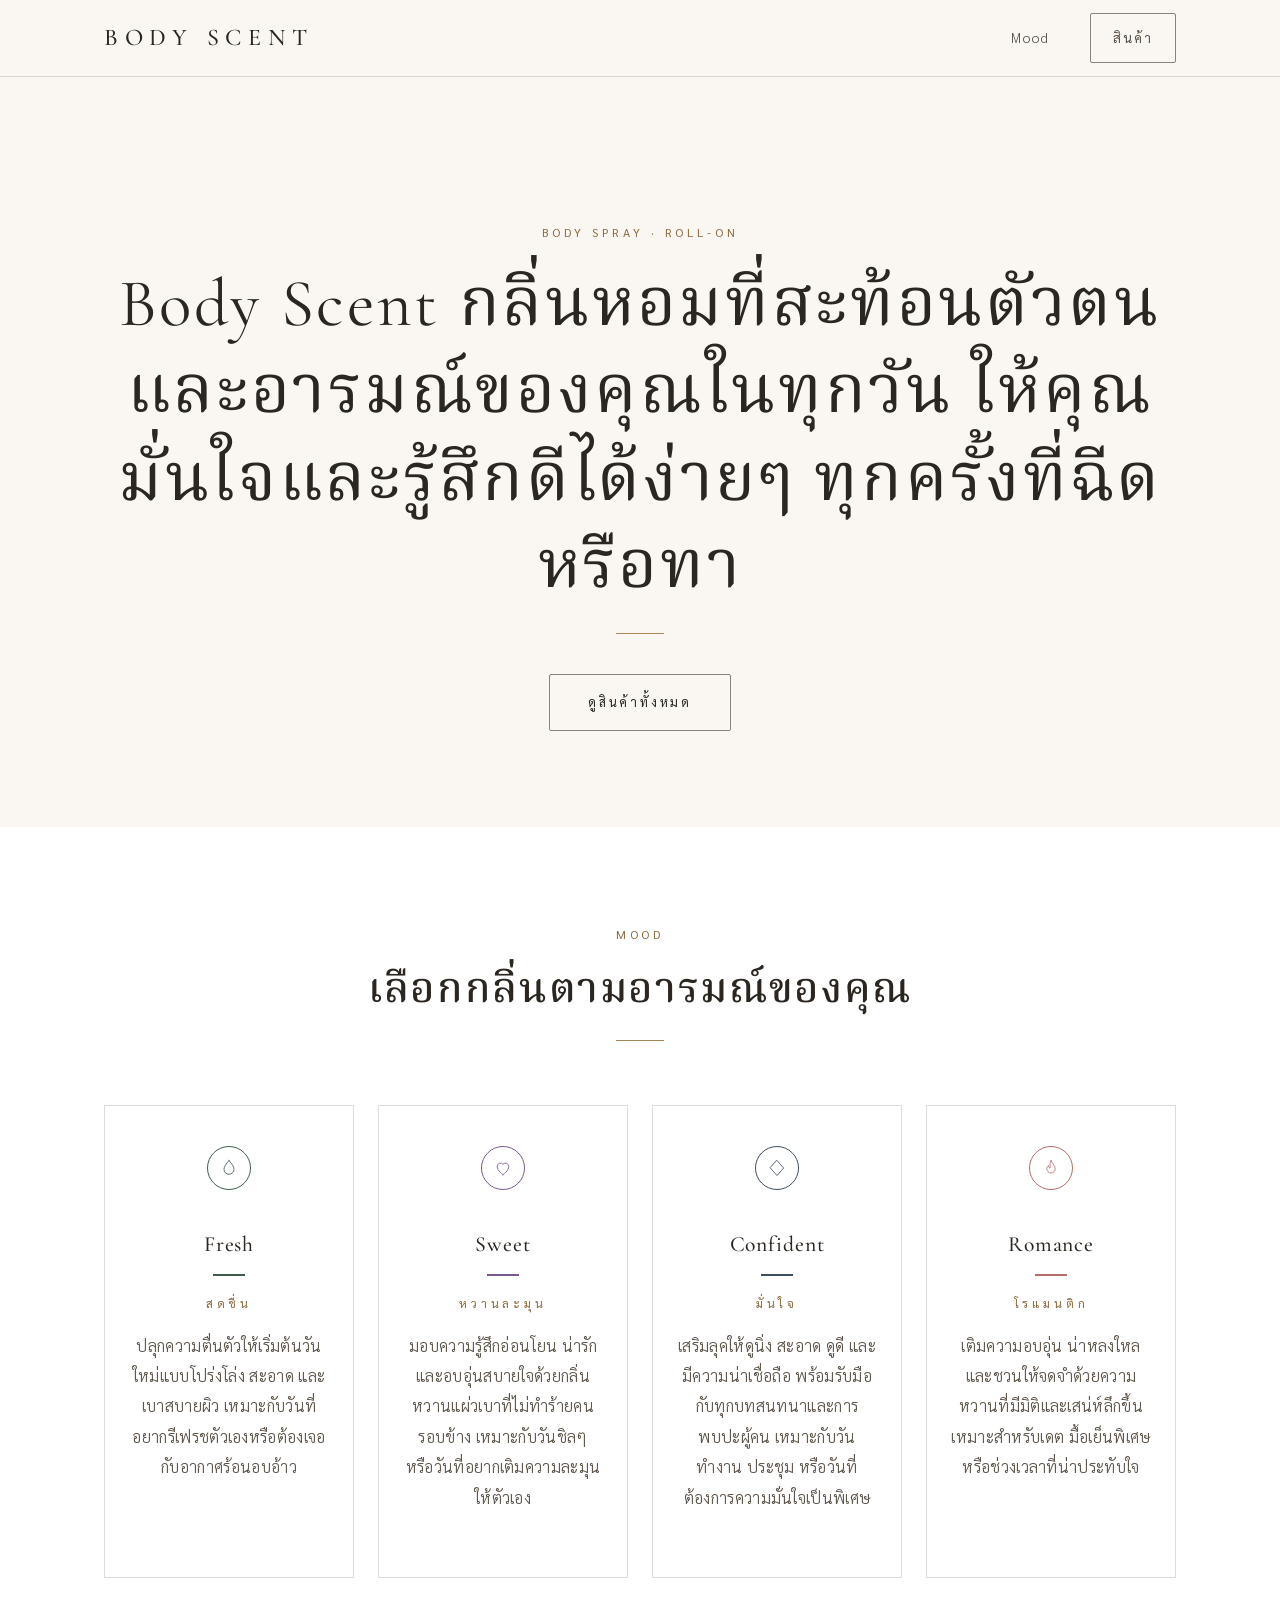
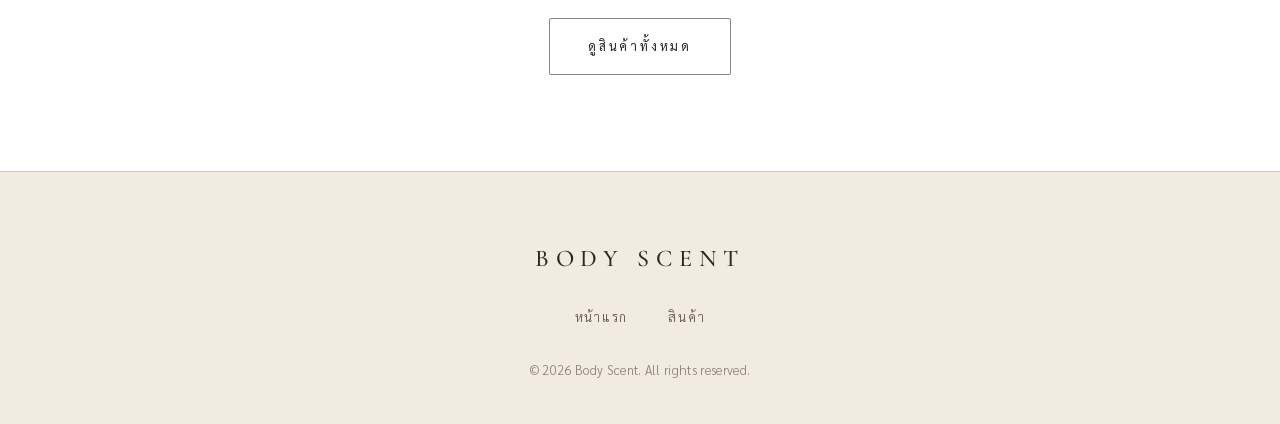
<file: index.html>
<!DOCTYPE html>
<html lang="th">
<head>
  <meta charset="UTF-8">
  <meta name="viewport" content="width=device-width, initial-scale=1">
  <title>Body Scent — กลิ่นหอมที่สะท้อนตัวตนและอารมณ์ของคุณ</title>
  <meta name="description" content="Body Scent น้ำหอมฉีดตัวและโรลออน 4 อารมณ์ Fresh, Sweet, Confident, Romance">
  <link rel="stylesheet" href="style.css">
</head>
<body>

  <header class="site-header">
    <div class="container site-header__inner">
      <a class="logo" href="index.html">Body Scent</a>
      <nav class="nav" aria-label="เมนูหลัก">
        <a href="index.html#moods">Mood</a>
        <a class="btn btn--small" href="product.html">สินค้า</a>
      </nav>
    </div>
  </header>

  <main>

    <!-- Hero -->
    <section class="hero hero--full">
      <div class="container">
        <span class="eyebrow">Body Spray &middot; Roll-On</span>
        <h1>Body Scent กลิ่นหอมที่สะท้อนตัวตนและอารมณ์ของคุณในทุกวัน ให้คุณมั่นใจและรู้สึกดีได้ง่ายๆ ทุกครั้งที่ฉีดหรือทา</h1>
        <hr class="rule rule--center">
        <div class="hero__actions">
          <a class="btn" href="product.html">ดูสินค้าทั้งหมด</a>
        </div>
      </div>
    </section>

    <!-- Moods -->
    <section class="section section--white" id="moods">
      <div class="container">
        <div class="section-head">
          <span class="eyebrow">Mood</span>
          <h2>เลือกกลิ่นตามอารมณ์ของคุณ</h2>
          <hr class="rule rule--center">
        </div>

        <div class="mood-grid">

          <a class="mood-card" data-mood="fresh" href="product.html?mood=fresh">
            <span class="mood-icon" aria-hidden="true">
              <svg width="20" height="20" viewBox="0 0 24 24" fill="none" stroke="currentColor" stroke-width="1" stroke-linecap="round" stroke-linejoin="round"><path d="M12 3c3.5 4.2 6 7.2 6 10.5A6 6 0 0 1 6 13.5C6 10.2 8.5 7.2 12 3z"/></svg>
            </span>
            <h3 class="mt-4 mb-0">Fresh</h3>
            <span class="mood-underline"></span>
            <p class="eyebrow">สดชื่น</p>
            <p>ปลุกความตื่นตัวให้เริ่มต้นวันใหม่แบบโปร่งโล่ง สะอาด และเบาสบายผิว เหมาะกับวันที่อยากรีเฟรชตัวเองหรือต้องเจอกับอากาศร้อนอบอ้าว</p>
          </a>

          <a class="mood-card" data-mood="sweet" href="product.html?mood=sweet">
            <span class="mood-icon" aria-hidden="true">
              <svg width="20" height="20" viewBox="0 0 24 24" fill="none" stroke="currentColor" stroke-width="1" stroke-linecap="round" stroke-linejoin="round"><path d="M12 20s-7-4.4-7-10a4 4 0 0 1 7-2.5A4 4 0 0 1 19 10c0 5.6-7 10-7 10z"/></svg>
            </span>
            <h3 class="mt-4 mb-0">Sweet</h3>
            <span class="mood-underline"></span>
            <p class="eyebrow">หวานละมุน</p>
            <p>มอบความรู้สึกอ่อนโยน น่ารัก และอบอุ่นสบายใจด้วยกลิ่นหวานแผ่วเบาที่ไม่ทำร้ายคนรอบข้าง เหมาะกับวันชิลๆ หรือวันที่อยากเติมความละมุนให้ตัวเอง</p>
          </a>

          <a class="mood-card" data-mood="confident" href="product.html?mood=confident">
            <span class="mood-icon" aria-hidden="true">
              <svg width="20" height="20" viewBox="0 0 24 24" fill="none" stroke="currentColor" stroke-width="1" stroke-linecap="round" stroke-linejoin="round"><path d="M12 3l8 9-8 9-8-9z"/></svg>
            </span>
            <h3 class="mt-4 mb-0">Confident</h3>
            <span class="mood-underline"></span>
            <p class="eyebrow">มั่นใจ</p>
            <p>เสริมลุคให้ดูนิ่ง สะอาด ดูดี และมีความน่าเชื่อถือ พร้อมรับมือกับทุกบทสนทนาและการพบปะผู้คน เหมาะกับวันทำงาน ประชุม หรือวันที่ต้องการความมั่นใจเป็นพิเศษ</p>
          </a>

          <a class="mood-card" data-mood="romance" href="product.html?mood=romance">
            <span class="mood-icon" aria-hidden="true">
              <svg width="20" height="20" viewBox="0 0 24 24" fill="none" stroke="currentColor" stroke-width="1" stroke-linecap="round" stroke-linejoin="round"><path d="M12 3c1 3.5 5 5.5 5 10a5 5 0 0 1-10 0c0-2 1-3 2-4 0 2 1 3 2 3 0-3-1-6 1-9z"/></svg>
            </span>
            <h3 class="mt-4 mb-0">Romance</h3>
            <span class="mood-underline"></span>
            <p class="eyebrow">โรแมนติก</p>
            <p>เติมความอบอุ่น น่าหลงใหล และชวนให้จดจำด้วยความหวานที่มีมิติและเสน่ห์ลึกขึ้น เหมาะสำหรับเดต มื้อเย็นพิเศษ หรือช่วงเวลาที่น่าประทับใจ</p>
          </a>

        </div>

        <div class="text-center mt-4">
          <a class="btn" href="product.html">ดูสินค้าทั้งหมด</a>
        </div>
      </div>
    </section>

  </main>

  <footer class="site-footer">
    <div class="container">
      <span class="logo">Body Scent</span>
      <nav class="footer-links" aria-label="ลิงก์ท้ายหน้า">
        <a href="index.html">หน้าแรก</a>
        <a href="product.html">สินค้า</a>
      </nav>
      <small>&copy; 2026 Body Scent. All rights reserved.</small>
    </div>
  </footer>

  <script src="script.js"></script>
</body>
</html>
</file>
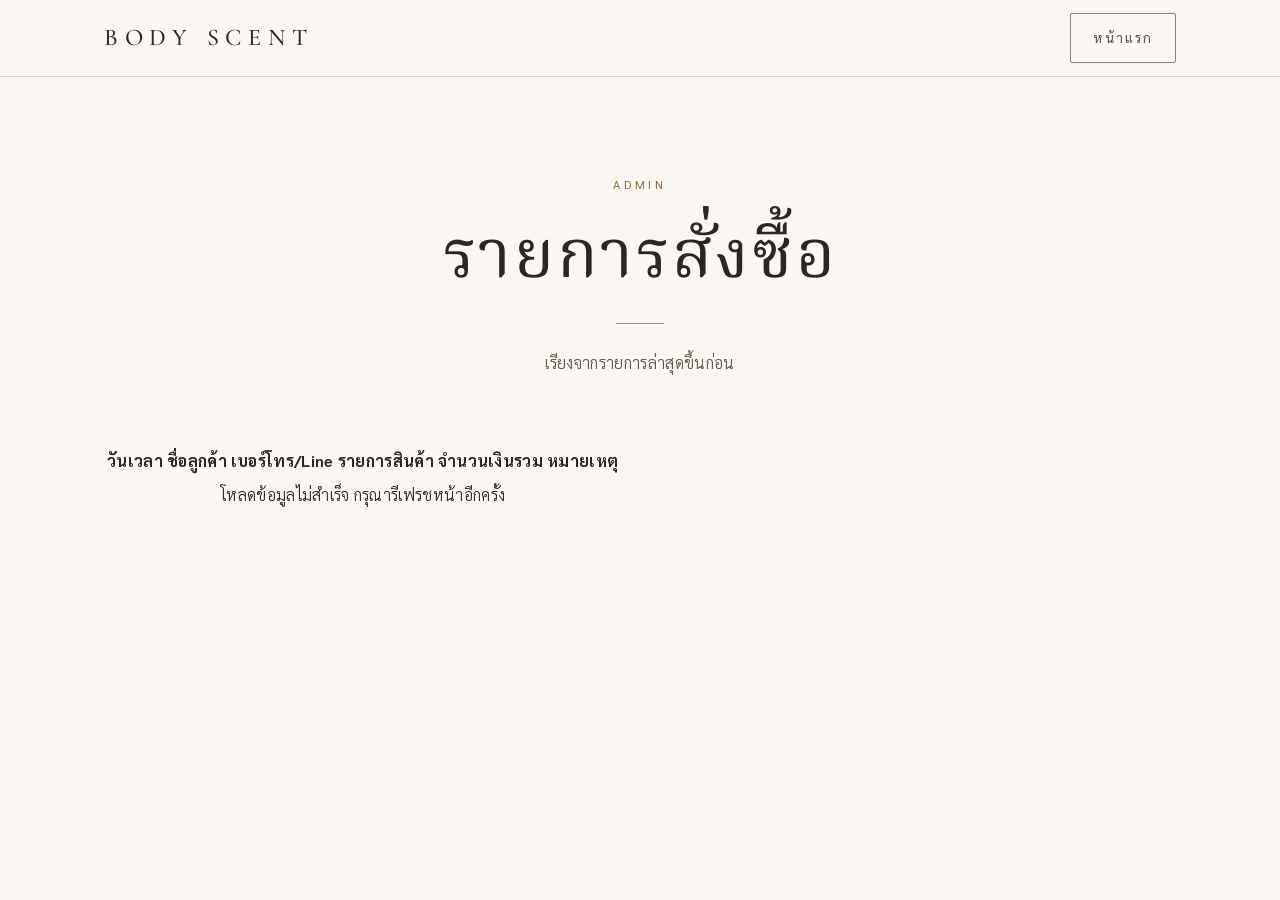
<file: admin.html>
<!DOCTYPE html>
<html lang="th">
<head>
  <meta charset="UTF-8">
  <meta name="viewport" content="width=device-width, initial-scale=1">
  <meta name="robots" content="noindex, nofollow">
  <title>รายการสั่งซื้อ — Body Scent</title>
  <link rel="stylesheet" href="style.css">
</head>
<body>

  <header class="site-header">
    <div class="container site-header__inner">
      <a class="logo" href="index.html">Body Scent</a>
      <nav class="nav" aria-label="เมนูหลัก">
        <a class="btn btn--small" href="index.html">หน้าแรก</a>
      </nav>
    </div>
  </header>

  <main>
    <section class="section">
      <div class="container">

        <div class="section-head">
          <span class="eyebrow">Admin</span>
          <h1>รายการสั่งซื้อ</h1>
          <hr class="rule rule--center">
          <p>เรียงจากรายการล่าสุดขึ้นก่อน</p>
        </div>

        <div class="table-wrap">
          <table id="ordersTable" class="data-table">
            <thead>
              <tr>
                <th scope="col">วันเวลา</th>
                <th scope="col">ชื่อลูกค้า</th>
                <th scope="col">เบอร์โทร/Line</th>
                <th scope="col">รายการสินค้า</th>
                <th scope="col">จำนวนเงินรวม</th>
                <th scope="col">หมายเหตุ</th>
              </tr>
            </thead>
            <tbody></tbody>
          </table>
        </div>

      </div>
    </section>
  </main>

  <script src="script.js"></script>
</body>
</html>
</file>
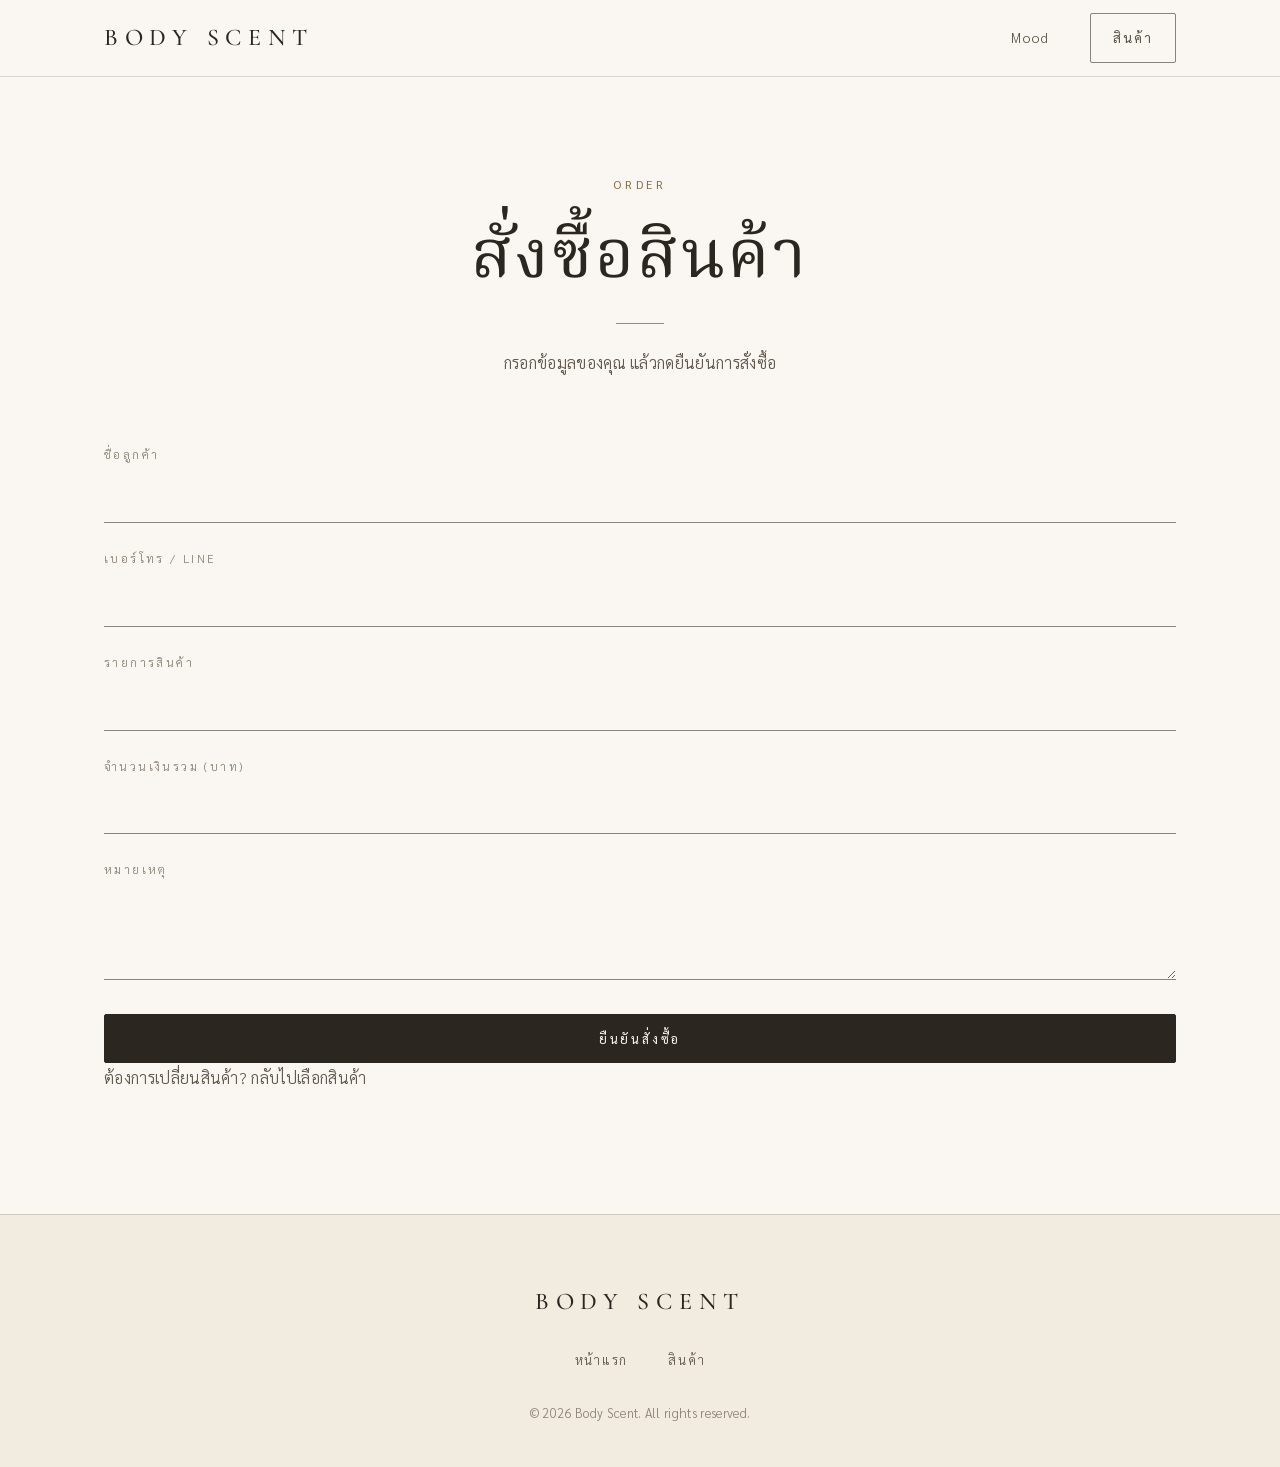
<file: order.html>
<!DOCTYPE html>
<html lang="th">
<head>
  <meta charset="UTF-8">
  <meta name="viewport" content="width=device-width, initial-scale=1">
  <title>สั่งซื้อ — Body Scent</title>
  <link rel="stylesheet" href="style.css">
</head>
<body>

  <header class="site-header">
    <div class="container site-header__inner">
      <a class="logo" href="index.html">Body Scent</a>
      <nav class="nav" aria-label="เมนูหลัก">
        <a href="index.html#moods">Mood</a>
        <a class="btn btn--small" href="product.html">สินค้า</a>
      </nav>
    </div>
  </header>

  <main>
    <section class="section">
      <div class="container">

        <div class="section-head">
          <span class="eyebrow">Order</span>
          <h1>สั่งซื้อสินค้า</h1>
          <hr class="rule rule--center">
          <p>กรอกข้อมูลของคุณ แล้วกดยืนยันการสั่งซื้อ</p>
        </div>

        <div class="form-wrap">
          <form id="orderForm">

            <div class="field">
              <label for="customerName">ชื่อลูกค้า</label>
              <input type="text" id="customerName" name="customerName" required autocomplete="name">
            </div>

            <div class="field">
              <label for="contact">เบอร์โทร / Line</label>
              <input type="text" id="contact" name="contact" required autocomplete="off">
            </div>

            <div class="field">
              <label for="items">รายการสินค้า</label>
              <input type="text" id="items" name="items" required>
            </div>

            <div class="field">
              <label for="total">จำนวนเงินรวม (บาท)</label>
              <input type="text" id="total" name="total" inputmode="numeric" required>
            </div>

            <div class="field">
              <label for="note">หมายเหตุ</label>
              <textarea id="note" name="note" rows="3"></textarea>
            </div>

            <button type="submit" class="btn btn--solid btn--block">ยืนยันสั่งซื้อ</button>

            <p class="form-note">ต้องการเปลี่ยนสินค้า? <a href="product.html">กลับไปเลือกสินค้า</a></p>

          </form>
        </div>

      </div>
    </section>
  </main>

  <footer class="site-footer">
    <div class="container">
      <span class="logo">Body Scent</span>
      <nav class="footer-links" aria-label="ลิงก์ท้ายหน้า">
        <a href="index.html">หน้าแรก</a>
        <a href="product.html">สินค้า</a>
      </nav>
      <small>&copy; 2026 Body Scent. All rights reserved.</small>
    </div>
  </footer>

  <script src="script.js"></script>
</body>
</html>
</file>
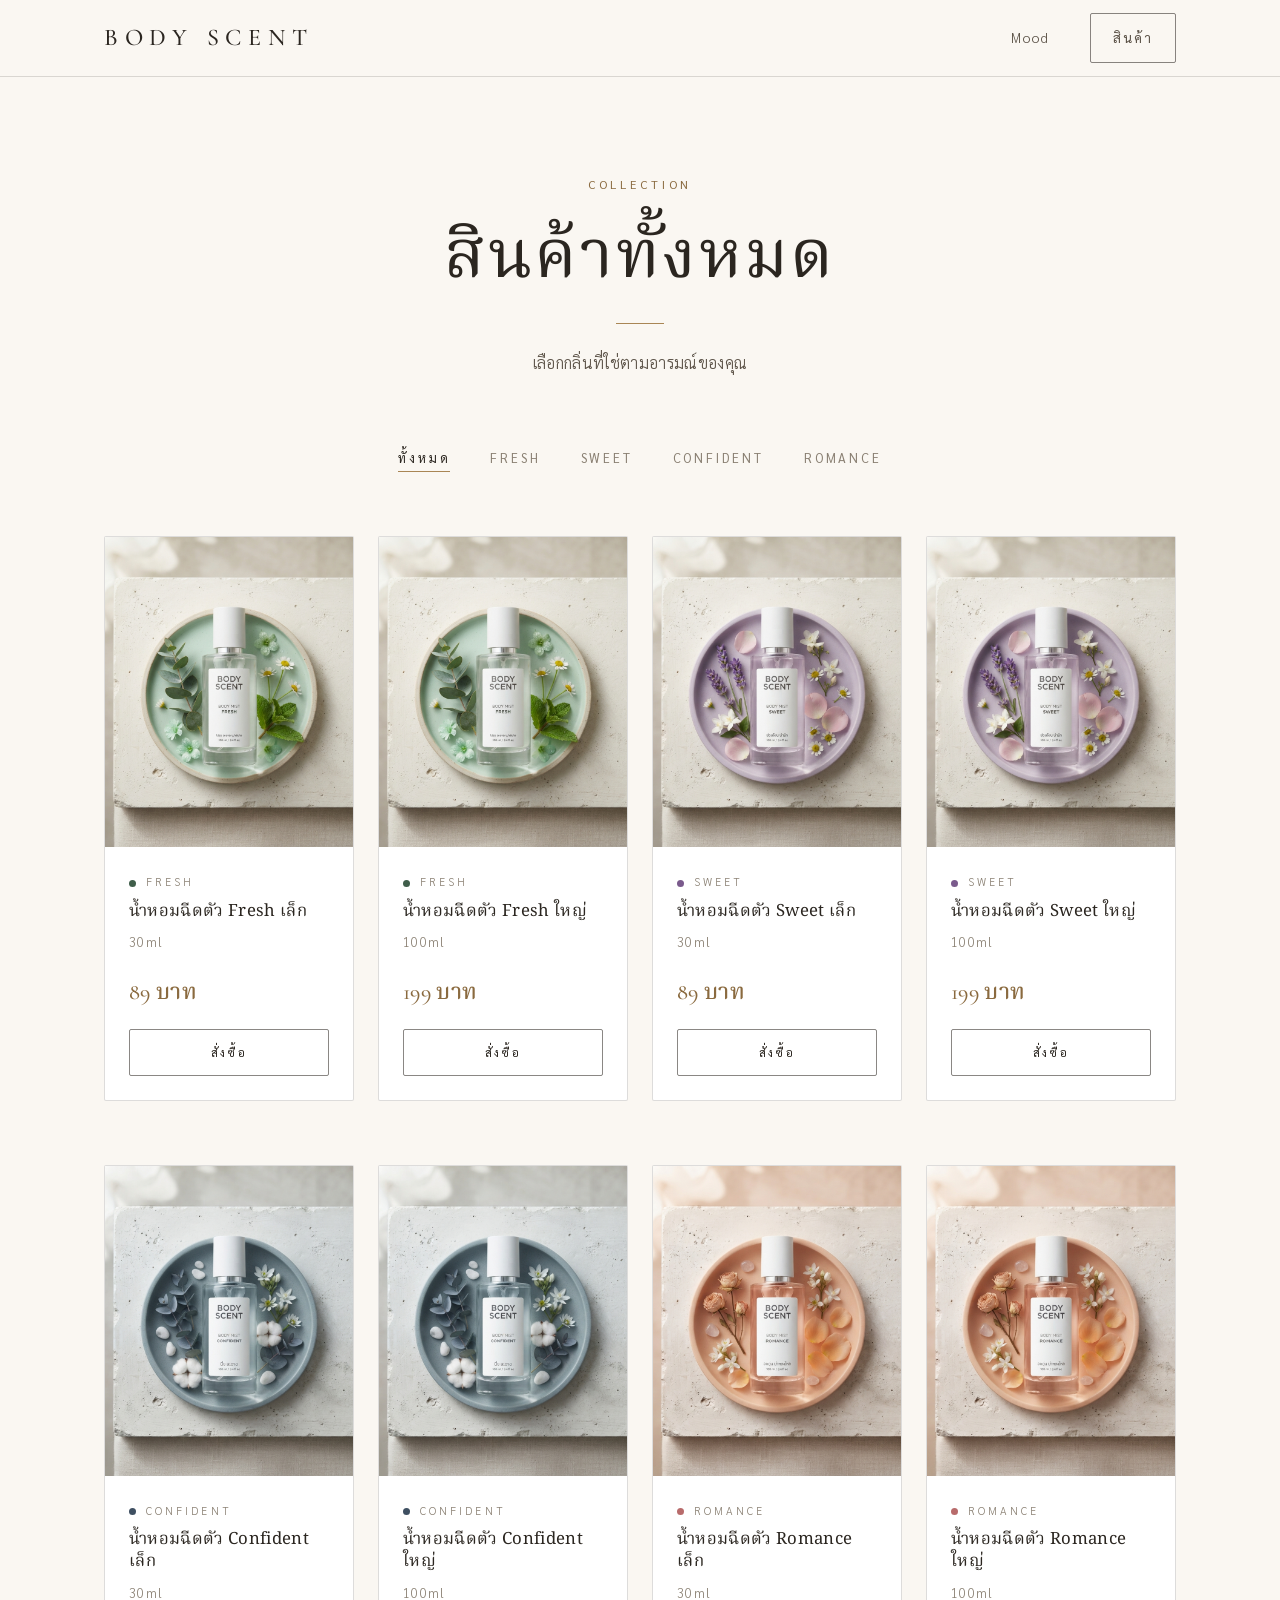
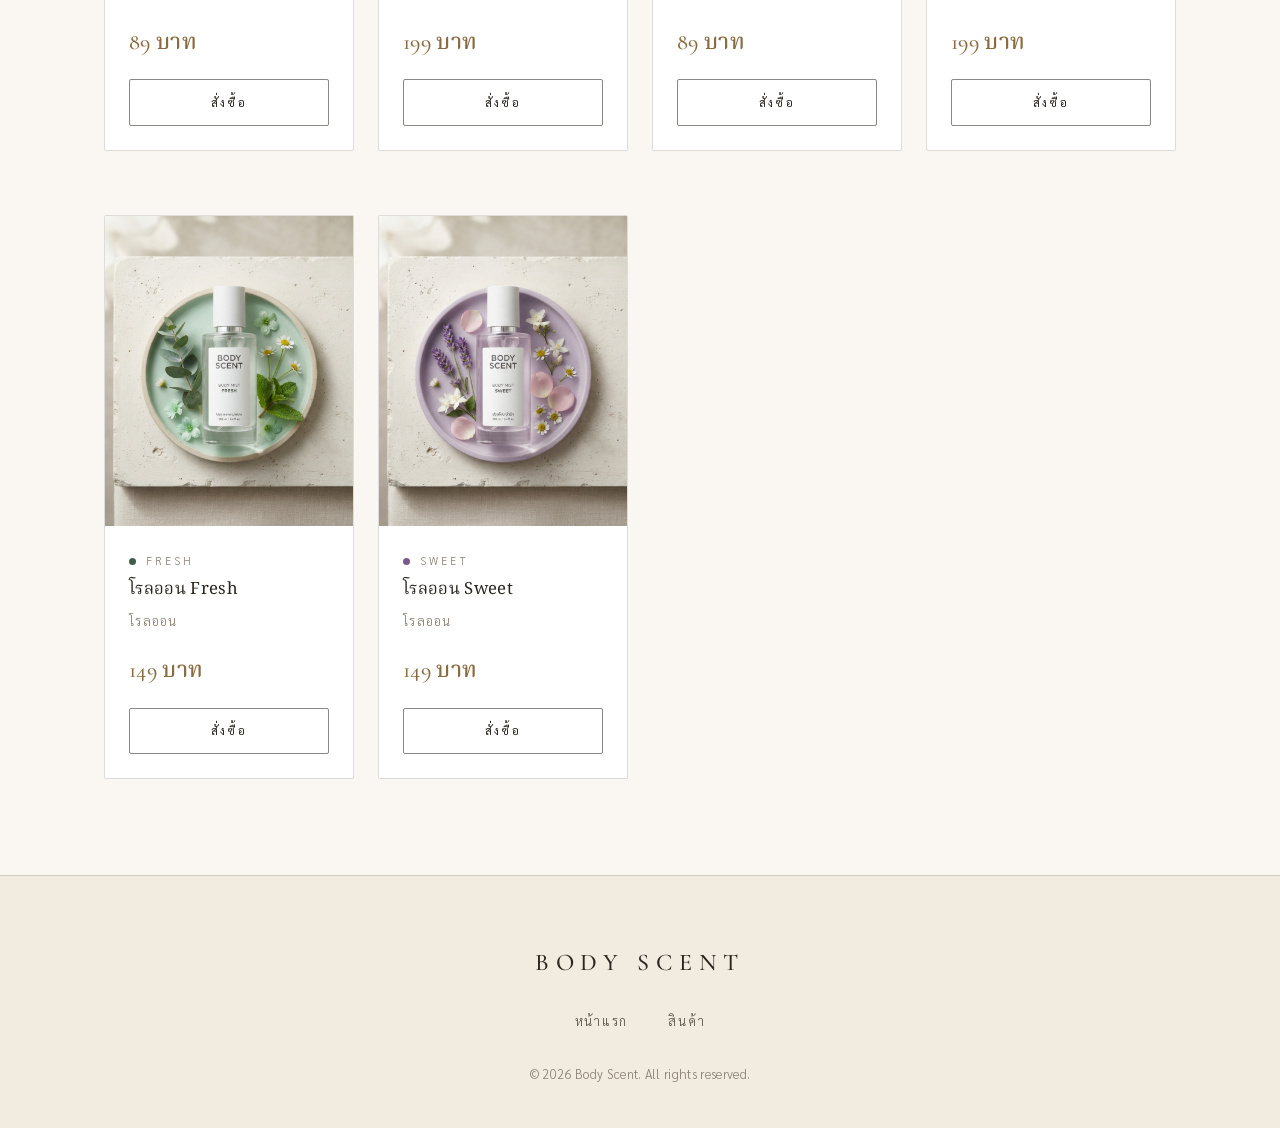
<file: product.html>
<!DOCTYPE html>
<html lang="th">
<head>
  <meta charset="UTF-8">
  <meta name="viewport" content="width=device-width, initial-scale=1">
  <title>สินค้าทั้งหมด — Body Scent</title>
  <meta name="description" content="น้ำหอมฉีดตัวและโรลออน Body Scent เลือกกลิ่นตามอารมณ์ Fresh, Sweet, Confident, Romance">
  <link rel="stylesheet" href="style.css">
</head>
<body>

  <header class="site-header">
    <div class="container site-header__inner">
      <a class="logo" href="index.html">Body Scent</a>
      <nav class="nav" aria-label="เมนูหลัก">
        <a href="index.html#moods">Mood</a>
        <a class="btn btn--small" href="product.html" aria-current="page">สินค้า</a>
      </nav>
    </div>
  </header>

  <main>
    <section class="section">
      <div class="container">

        <div class="section-head">
          <span class="eyebrow">Collection</span>
          <h1>สินค้าทั้งหมด</h1>
          <hr class="rule rule--center">
          <p>เลือกกลิ่นที่ใช่ตามอารมณ์ของคุณ</p>
        </div>

        <div id="filter-bar" class="filters" role="group" aria-label="กรองสินค้าตาม Mood"></div>

        <div id="product-list" class="product-grid" aria-live="polite">
          <p>กำลังโหลดสินค้า...</p>
        </div>

      </div>
    </section>
  </main>

  <footer class="site-footer">
    <div class="container">
      <span class="logo">Body Scent</span>
      <nav class="footer-links" aria-label="ลิงก์ท้ายหน้า">
        <a href="index.html">หน้าแรก</a>
        <a href="product.html">สินค้า</a>
      </nav>
      <small>&copy; 2026 Body Scent. All rights reserved.</small>
    </div>
  </footer>

  <script src="script.js"></script>
</body>
</html>
</file>
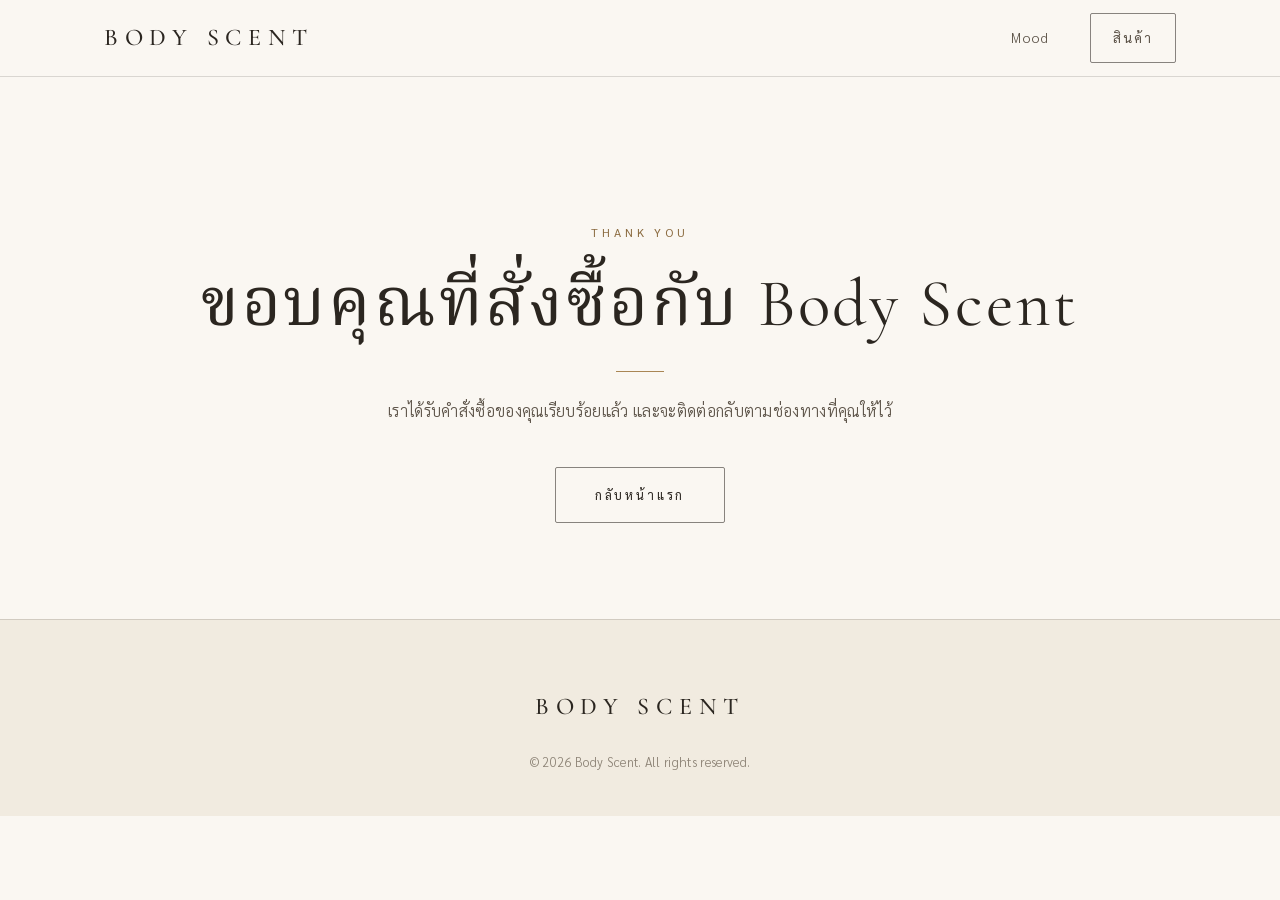
<file: thankyou.html>
<!DOCTYPE html>
<html lang="th">
<head>
  <meta charset="UTF-8">
  <meta name="viewport" content="width=device-width, initial-scale=1">
  <title>ขอบคุณที่สั่งซื้อ — Body Scent</title>
  <link rel="stylesheet" href="style.css">
</head>
<body>

  <header class="site-header">
    <div class="container site-header__inner">
      <a class="logo" href="index.html">Body Scent</a>
      <nav class="nav" aria-label="เมนูหลัก">
        <a href="index.html#moods">Mood</a>
        <a class="btn btn--small" href="product.html">สินค้า</a>
      </nav>
    </div>
  </header>

  <main>
    <section class="hero hero--full">
      <div class="container">
        <span class="eyebrow">Thank You</span>
        <h1>ขอบคุณที่สั่งซื้อกับ Body Scent</h1>
        <hr class="rule rule--center">
        <p>เราได้รับคำสั่งซื้อของคุณเรียบร้อยแล้ว และจะติดต่อกลับตามช่องทางที่คุณให้ไว้</p>
        <div class="hero__actions">
          <a class="btn" href="index.html">กลับหน้าแรก</a>
        </div>
      </div>
    </section>
  </main>

  <footer class="site-footer">
    <div class="container">
      <span class="logo">Body Scent</span>
      <small>&copy; 2026 Body Scent. All rights reserved.</small>
    </div>
  </footer>

</body>
</html>
</file>
<file: style.css>
/* ==========================================================
   Body Scent — Premium Minimal Theme
   ========================================================== */

@import url("https://fonts.googleapis.com/css2?family=Cormorant+Garamond:wght@400;500;600&family=Noto+Serif+Thai:wght@300;400;500;600&family=Sarabun:wght@300;400;500&display=swap");

/* ---------- Design tokens ---------- */
:root {
  /* Base palette: white / cream / deep beige */
  --white: #ffffff;
  --cream: #faf7f2;
  --cream-deep: #f1ebe0;
  --beige: #d9cdb8;
  --beige-deep: #b8a88c;

  /* Ink */
  --ink: #2b2620;
  --ink-soft: #5c5348;
  --ink-muted: #8a8073;

  /* Accent: soft gold / bronze */
  --accent: #a98655;
  --accent-deep: #8a6a3f;
  --accent-soft: #d8c3a0;

  /* Lines */
  --line: rgba(43, 38, 32, 0.16);
  --line-strong: rgba(43, 38, 32, 0.55);

  /* Mood dots (use sparingly: small marks only) */
  --mood-fresh: #3f5e4a;
  --mood-sweet: #7a5a8c;
  --mood-confident: #3e4f61;
  --mood-romance: #b86b6b;

  /* Type */
  --font-display: "Cormorant Garamond", "Noto Serif Thai", Georgia, serif;
  --font-serif: "Noto Serif Thai", "Cormorant Garamond", Georgia, serif;
  --font-sans: "Sarabun", "Helvetica Neue", Arial, sans-serif;

  /* Spacing scale */
  --space-1: 0.5rem;
  --space-2: 1rem;
  --space-3: 1.5rem;
  --space-4: 2.5rem;
  --space-5: 4rem;
  --space-6: 6rem;
  --space-7: 9rem;

  --container: 1120px;
  --radius: 2px;
  --ease: cubic-bezier(0.22, 0.61, 0.36, 1);
}

/* ---------- Reset ---------- */
*,
*::before,
*::after {
  box-sizing: border-box;
}

html {
  scroll-behavior: smooth;
  -webkit-text-size-adjust: 100%;
}

body {
  margin: 0;
  background: var(--cream);
  color: var(--ink);
  font-family: var(--font-sans);
  font-weight: 300;
  font-size: 1rem;
  line-height: 1.9;
  letter-spacing: 0.02em;
  -webkit-font-smoothing: antialiased;
}

img {
  display: block;
  max-width: 100%;
  height: auto;
}

a {
  color: inherit;
  text-decoration: none;
}

ul {
  margin: 0;
  padding: 0;
  list-style: none;
}

::selection {
  background: var(--accent-soft);
  color: var(--ink);
}

:focus-visible {
  outline: 1px solid var(--accent-deep);
  outline-offset: 4px;
}

/* ---------- Typography ---------- */
h1,
h2,
h3,
h4 {
  margin: 0 0 var(--space-2);
  font-family: var(--font-display);
  font-weight: 500;
  line-height: 1.3;
  letter-spacing: 0.04em;
  color: var(--ink);
}

h1 {
  font-size: clamp(2.4rem, 6vw, 4.2rem);
  font-weight: 400;
}

h2 {
  font-size: clamp(1.8rem, 4vw, 2.6rem);
}

h3 {
  font-size: 1.35rem;
}

p {
  margin: 0 0 var(--space-3);
  color: var(--ink-soft);
}

.eyebrow {
  display: block;
  margin-bottom: var(--space-2);
  font-family: var(--font-sans);
  font-size: 0.75rem;
  font-weight: 400;
  letter-spacing: 0.32em;
  text-transform: uppercase;
  color: var(--accent-deep);
}

.lead {
  font-family: var(--font-serif);
  font-size: 1.1rem;
  font-weight: 300;
  line-height: 2;
  color: var(--ink-soft);
}

/* Thin gold rule under headings */
.rule {
  display: block;
  width: 48px;
  height: 1px;
  margin: var(--space-3) 0;
  background: var(--accent);
  border: 0;
}

.rule--center {
  margin-left: auto;
  margin-right: auto;
}

/* ---------- Layout ---------- */
.container {
  width: 100%;
  max-width: var(--container);
  margin: 0 auto;
  padding: 0 var(--space-3);
}

.section {
  padding: var(--space-6) 0;
}

.section--cream-deep {
  background: var(--cream-deep);
}

.section--white {
  background: var(--white);
}

.section-head {
  max-width: 620px;
  margin: 0 auto var(--space-5);
  text-align: center;
}

.text-center {
  text-align: center;
}

/* ---------- Header / Nav ---------- */
.site-header {
  position: sticky;
  top: 0;
  z-index: 50;
  background: rgba(250, 247, 242, 0.92);
  backdrop-filter: blur(8px);
  border-bottom: 1px solid var(--line);
}

.site-header__inner {
  display: flex;
  align-items: center;
  justify-content: space-between;
  gap: var(--space-3);
  min-height: 76px;
}

.logo {
  font-family: var(--font-display);
  font-size: 1.5rem;
  font-weight: 500;
  letter-spacing: 0.28em;
  text-transform: uppercase;
}

.nav {
  display: flex;
  align-items: center;
  gap: var(--space-4);
}

.nav a {
  position: relative;
  font-size: 0.85rem;
  letter-spacing: 0.14em;
  color: var(--ink-soft);
  transition: color 0.3s var(--ease);
}

.nav a::after {
  content: "";
  position: absolute;
  left: 0;
  bottom: -6px;
  width: 0;
  height: 1px;
  background: var(--accent);
  transition: width 0.3s var(--ease);
}

.nav a:hover {
  color: var(--ink);
}

.nav a:hover::after {
  width: 100%;
}

/* ---------- Hero ---------- */
.hero {
  padding: var(--space-7) 0 var(--space-6);
  text-align: center;
}

.hero p {
  max-width: 520px;
  margin-left: auto;
  margin-right: auto;
}

.hero__actions {
  display: flex;
  justify-content: center;
  gap: var(--space-2);
  margin-top: var(--space-4);
  flex-wrap: wrap;
}

/* ---------- Buttons: thin, dark, soft ---------- */
.btn {
  display: inline-block;
  padding: 0.95rem 2.4rem;
  border: 1px solid var(--line-strong);
  border-radius: var(--radius);
  background: transparent;
  color: var(--ink);
  font-family: var(--font-sans);
  font-size: 0.8rem;
  font-weight: 400;
  letter-spacing: 0.22em;
  text-transform: uppercase;
  text-align: center;
  cursor: pointer;
  transition: background 0.35s var(--ease), color 0.35s var(--ease),
    border-color 0.35s var(--ease);
}

.btn:hover {
  background: var(--ink);
  color: var(--cream);
  border-color: var(--ink);
}

.btn--solid {
  background: var(--ink);
  color: var(--cream);
  border-color: var(--ink);
}

.btn--solid:hover {
  background: var(--accent-deep);
  border-color: var(--accent-deep);
}

.btn--block {
  display: block;
  width: 100%;
}

.btn--small {
  padding: 0.7rem 1.4rem;
  font-size: 0.72rem;
}

/* ---------- Mood marker (small touch of colour only) ---------- */
[data-mood="fresh"] {
  --mood: var(--mood-fresh);
}
[data-mood="sweet"] {
  --mood: var(--mood-sweet);
}
[data-mood="confident"] {
  --mood: var(--mood-confident);
}
[data-mood="romance"] {
  --mood: var(--mood-romance);
}

/* tiny dot */
.mood-dot {
  display: inline-block;
  width: 7px;
  height: 7px;
  margin-right: 0.6rem;
  border-radius: 50%;
  background: var(--mood, var(--accent));
  vertical-align: middle;
}

/* short line under a heading */
.mood-underline {
  display: block;
  width: 32px;
  height: 2px;
  margin: var(--space-2) 0;
  background: var(--mood, var(--accent));
}

/* small icon holder */
.mood-icon {
  display: inline-flex;
  align-items: center;
  justify-content: center;
  width: 44px;
  height: 44px;
  border: 1px solid var(--mood, var(--accent));
  border-radius: 50%;
  color: var(--mood, var(--accent));
}

/* ---------- Filter tabs ---------- */
.filters {
  display: flex;
  justify-content: center;
  flex-wrap: wrap;
  gap: var(--space-1) var(--space-4);
  margin-bottom: var(--space-5);
}

.filter-btn {
  position: relative;
  padding: 0.4rem 0;
  border: 0;
  background: none;
  color: var(--ink-muted);
  font-family: var(--font-sans);
  font-size: 0.8rem;
  letter-spacing: 0.22em;
  text-transform: uppercase;
  cursor: pointer;
  transition: color 0.3s var(--ease);
}

.filter-btn::after {
  content: "";
  position: absolute;
  left: 0;
  right: 0;
  bottom: 0;
  height: 1px;
  background: var(--mood, var(--accent));
  transform: scaleX(0);
  transform-origin: center;
  transition: transform 0.35s var(--ease);
}

.filter-btn:hover,
.filter-btn.is-active {
  color: var(--ink);
}

.filter-btn.is-active::after {
  transform: scaleX(1);
}

/* ---------- Product grid & card ---------- */
.product-grid {
  display: grid;
  grid-template-columns: repeat(4, 1fr);
  gap: var(--space-5) var(--space-3);
}

.product-card {
  display: flex;
  flex-direction: column;
  background: var(--white);
  border: 1px solid var(--line);
  border-radius: var(--radius);
  transition: border-color 0.35s var(--ease), transform 0.35s var(--ease);
}

.product-card:hover {
  border-color: var(--accent);
  transform: translateY(-4px);
}

.product-card__media {
  aspect-ratio: 4 / 5;
  overflow: hidden;
  background: var(--cream-deep);
}

.product-card__media img {
  width: 100%;
  height: 100%;
  object-fit: cover;
  transition: transform 0.8s var(--ease);
}

.product-card:hover .product-card__media img {
  transform: scale(1.04);
}

.product-card__body {
  display: flex;
  flex: 1;
  flex-direction: column;
  padding: var(--space-3);
}

.product-card__mood {
  margin-bottom: var(--space-1);
  font-size: 0.7rem;
  letter-spacing: 0.28em;
  text-transform: uppercase;
  color: var(--ink-muted);
}

.product-card__title {
  margin-bottom: var(--space-1);
  font-family: var(--font-serif);
  font-size: 1.05rem;
  font-weight: 400;
  letter-spacing: 0.02em;
}

.product-card__meta {
  margin-bottom: var(--space-2);
  font-size: 0.8rem;
  letter-spacing: 0.1em;
  color: var(--ink-muted);
}

.product-card__desc {
  flex: 1;
  margin-bottom: var(--space-3);
  font-size: 0.88rem;
  line-height: 1.8;
}

.product-card__price {
  margin-bottom: var(--space-2);
  font-family: var(--font-display);
  font-size: 1.4rem;
  font-weight: 500;
  color: var(--accent-deep);
}

/* ---------- Feature / info row ---------- */
.features {
  display: grid;
  grid-template-columns: repeat(3, 1fr);
  gap: var(--space-5);
  text-align: center;
}

.feature .mood-icon {
  margin-bottom: var(--space-2);
}

/* ---------- Mood showcase (thin-bordered, no coloured fills) ---------- */
.mood-grid {
  display: grid;
  grid-template-columns: repeat(4, 1fr);
  gap: var(--space-3);
}

.mood-card {
  padding: var(--space-4) var(--space-3);
  border: 1px solid var(--line);
  background: transparent;
  text-align: center;
  transition: border-color 0.35s var(--ease);
}

.mood-card:hover {
  border-color: var(--mood, var(--accent));
}

.mood-card .mood-underline {
  margin-left: auto;
  margin-right: auto;
}

/* ---------- Forms ---------- */
.field {
  margin-bottom: var(--space-3);
}

.field label {
  display: block;
  margin-bottom: var(--space-1);
  font-size: 0.75rem;
  letter-spacing: 0.2em;
  text-transform: uppercase;
  color: var(--ink-muted);
}

.field input,
.field textarea,
.field select {
  width: 100%;
  padding: 0.85rem 0;
  border: 0;
  border-bottom: 1px solid var(--line-strong);
  border-radius: 0;
  background: transparent;
  color: var(--ink);
  font-family: var(--font-sans);
  font-size: 1rem;
  font-weight: 300;
  transition: border-color 0.3s var(--ease);
}

.field input:focus,
.field textarea:focus,
.field select:focus {
  outline: none;
  border-bottom-color: var(--accent);
}

/* ---------- Footer ---------- */
.site-footer {
  padding: var(--space-5) 0 var(--space-4);
  border-top: 1px solid var(--line);
  background: var(--cream-deep);
  text-align: center;
}

.site-footer .logo {
  display: block;
  margin-bottom: var(--space-2);
}

.site-footer p,
.site-footer small {
  font-size: 0.8rem;
  color: var(--ink-muted);
}

.footer-links {
  display: flex;
  justify-content: center;
  flex-wrap: wrap;
  gap: var(--space-1) var(--space-4);
  margin: var(--space-3) 0;
  font-size: 0.8rem;
  letter-spacing: 0.14em;
  color: var(--ink-soft);
}

/* ---------- Utilities ---------- */
.mt-0 { margin-top: 0; }
.mb-0 { margin-bottom: 0; }
.mt-4 { margin-top: var(--space-4); }
.mb-4 { margin-bottom: var(--space-4); }
.hidden { display: none !important; }

/* Gentle fade-in (add .reveal, JS adds .is-visible) */
.reveal {
  opacity: 0;
  transform: translateY(16px);
  transition: opacity 0.9s var(--ease), transform 0.9s var(--ease);
}

.reveal.is-visible {
  opacity: 1;
  transform: none;
}

@media (prefers-reduced-motion: reduce) {
  * {
    transition: none !important;
    animation: none !important;
    scroll-behavior: auto !important;
  }
  .reveal {
    opacity: 1;
    transform: none;
  }
}

/* ==========================================================
   Responsive
   ========================================================== */
@media (max-width: 1024px) {
  .product-grid,
  .mood-grid {
    grid-template-columns: repeat(2, 1fr);
  }
}

@media (max-width: 768px) {
  :root {
    --space-5: 3rem;
    --space-6: 4.5rem;
    --space-7: 5.5rem;
  }

  .section {
    padding: var(--space-6) 0;
  }

  .site-header__inner {
    min-height: 64px;
  }

  .logo {
    font-size: 1.2rem;
    letter-spacing: 0.2em;
  }

  .nav {
    gap: var(--space-2);
  }

  .nav a {
    font-size: 0.75rem;
    letter-spacing: 0.08em;
  }

  .features {
    grid-template-columns: 1fr;
    gap: var(--space-4);
  }

  .filters {
    gap: var(--space-1) var(--space-3);
  }
}

@media (max-width: 520px) {
  .container {
    padding: 0 var(--space-2);
  }

  .product-grid {
    grid-template-columns: 1fr;
    gap: var(--space-4);
  }

  .mood-grid {
    grid-template-columns: 1fr;
  }

  .hero__actions .btn {
    width: 100%;
  }

  .nav a:not(.btn) {
    display: none; /* ซ่อนเมนูบนจอเล็ก; ค่อยเพิ่มเมนูมือถือตอนทำ HTML */
  }
}
</file>
